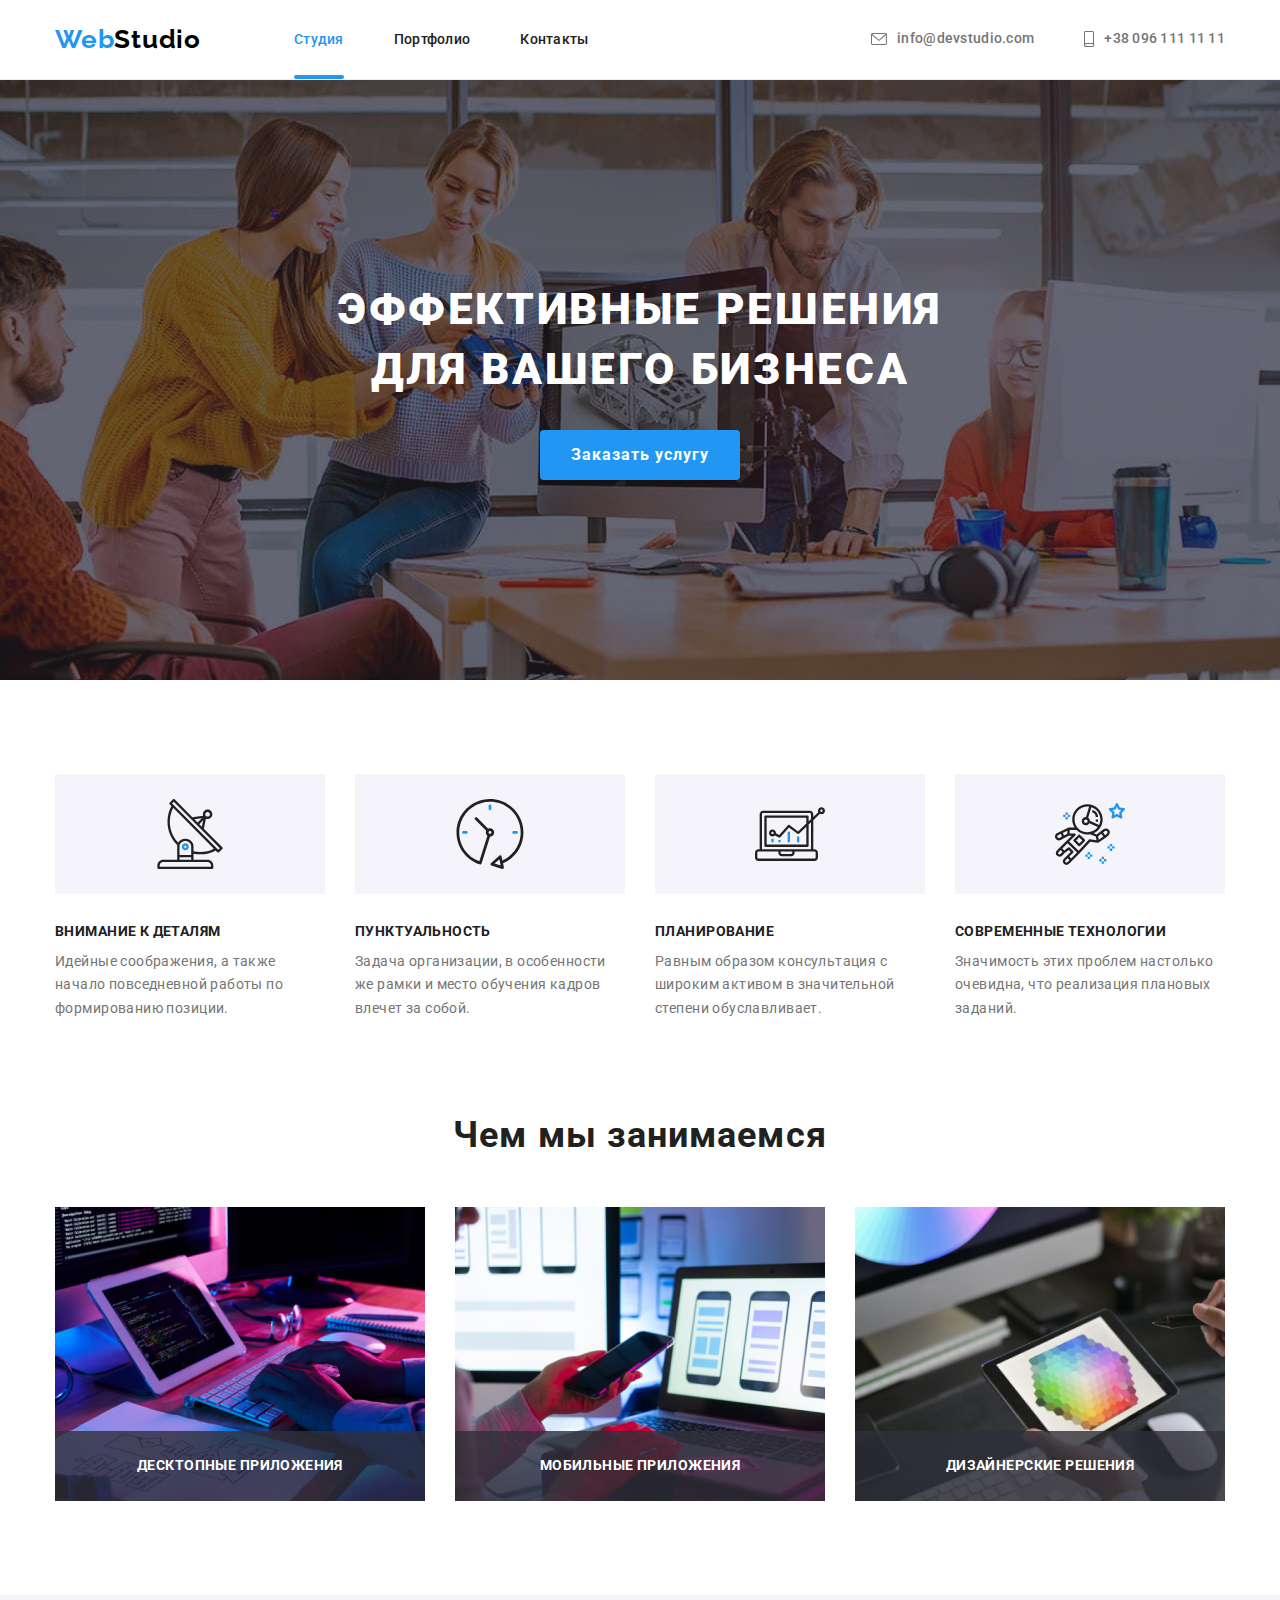
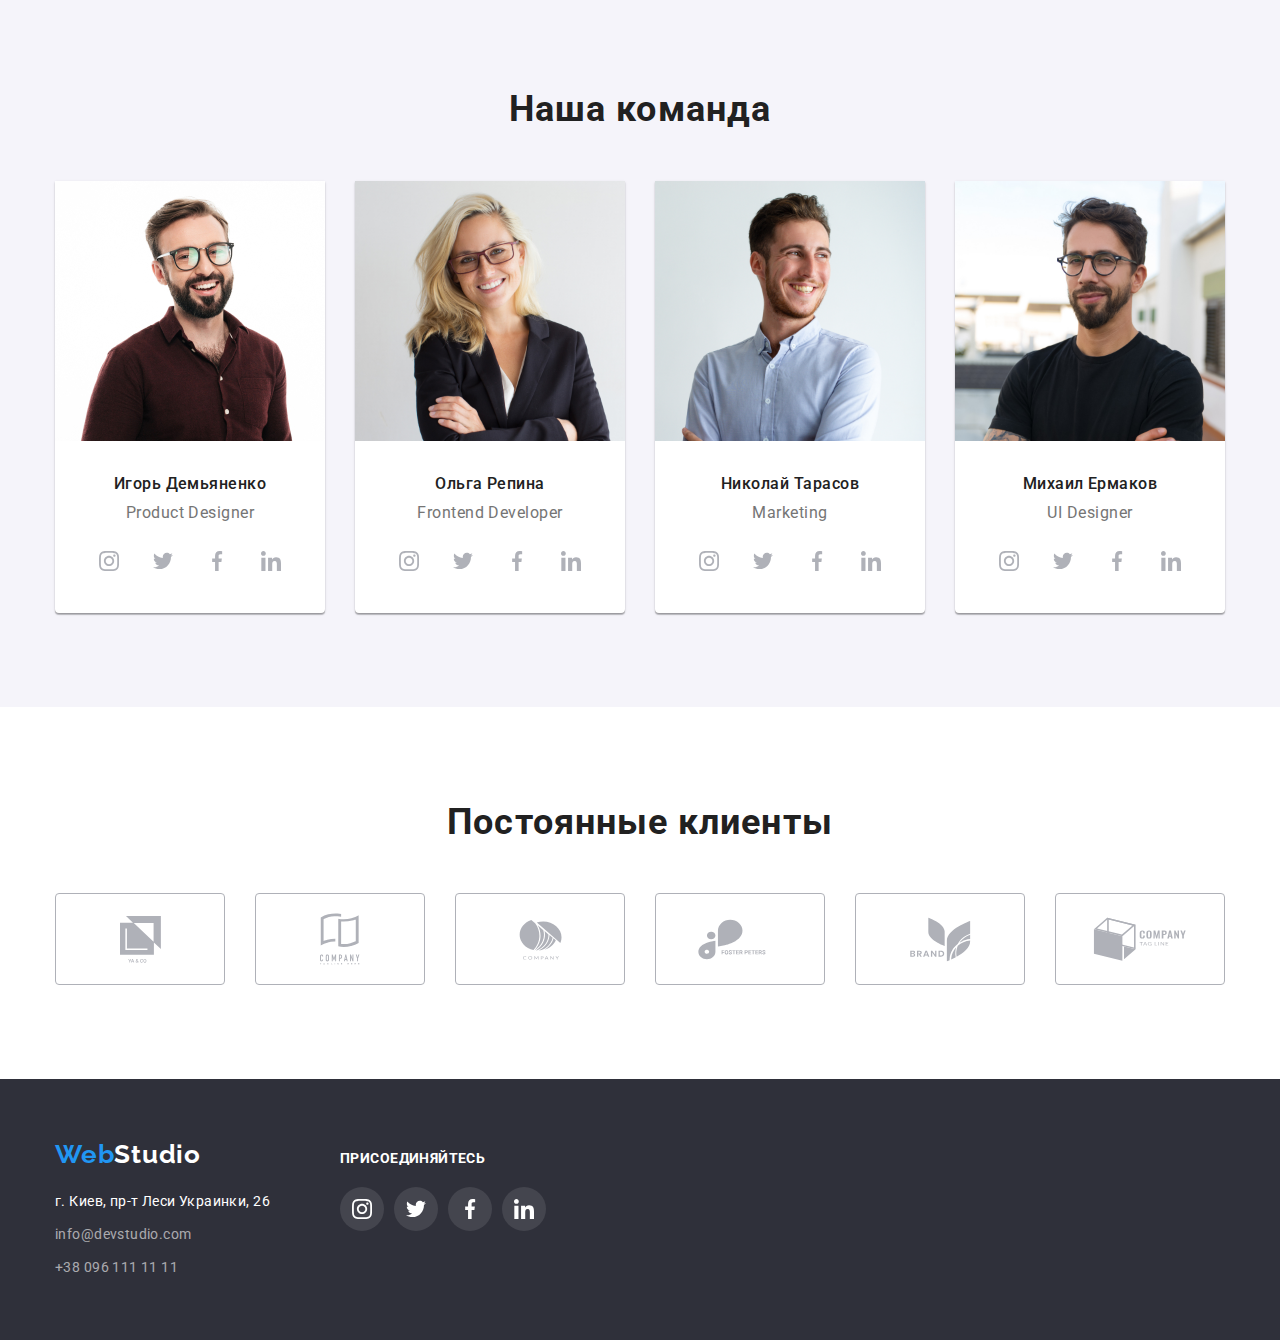
<file: index.html>
<!DOCTYPE html>
<html lang="ru">
  <head>
    <meta charset="UTF-8" />
    <meta http-equiv="X-UA-Compatible" content="IE=edge" />
    <meta name="viewport" content="width=device-width, initial-scale=1.0" />
    <title>Студия</title>
    <link rel="preconnect" href="https://fonts.googleapis.com" />
    <link rel="preconnect" href="https://fonts.gstatic.com" crossorigin />
    <link
      href="https://fonts.googleapis.com/css2?family=Raleway:wght@700&amp;family=Roboto:wght@400;500;700;900&amp;display=swap"
      rel="stylesheet"
    />
    <link
      rel="stylesheet"
      href="https://cdnjs.cloudflare.com/ajax/libs/modern-normalize/1.0.0/modern-normalize.min.css"
    />
    <link rel="stylesheet" href="./css/styles.css" />
  </head>
  <body>
    <!--Шапка сторінки-->
    <header class="header">
      <div class="conteiner header-conteiner">
        <!--Логотип-->
        <a href="index.html" lang="en" class="logo-header link"
          ><span class="logo-item">Web</span>Studio</a
        >
        <nav class="header-nav">
          <!--Навігація сайту-->
          <ul class="nav-menu list">
            <li class="nav-menu-item">
              <a href="./index.html" class="menu-link link current">Студия</a>
            </li>
            <li class="nav-menu-item">
              <a href="./portfolio.html" class="menu-link link">Портфолио</a>
            </li>
            <li class="nav-menu-item">
              <a href="" class="menu-link link">Контакты</a>
            </li>
          </ul>
        </nav>
        <!--телефон і емейл-->
        <ul class="auth-menu list">
          <li>
            <a href="mailto:info@devstudio.com" class="auth-link link" lang="en"
              ><svg class="auth-link-icon" width="16" height="12">
                <use href="./images/icons.svg#envelope"></use>
              </svg>
              info@devstudio.com</a
            >
          </li>
          <li>
            <a href="tel:+380961111111" class="auth-tel link auth-link"
              ><svg class="auth-tel-icon" width="10" height="16">
                <use href="./images/icons.svg#smartphone"></use>
              </svg>
              +38 096 111 11 11</a
            >
          </li>
        </ul>
      </div>
    </header>
    <!--Основний текст сайту-->
    <main>
      <!--герой-->
      <section class="hero">
        <div class="conteiner hero-conteiner">
          <h1 class="hero-title">Эффективные решения для вашего бизнеса</h1>
          <button type="button" class="hero-btn" data-modal-open>Заказать услугу</button>
        </div>
      </section>
      <!--особливості-->
      <section class="features">
        <div class="conteiner">
          <!--Особливості-->
          <ul class="features-menu list">
            <li class="features-item">
              <div class="features-bg">
                <svg class="features-icon" width="70" height="70">
                  <use href="./images/icons.svg#antenna"></use>
                </svg>
              </div>
              <h3 class="features-title">Внимание к деталям</h3>
              <p class="features-text">
                Идейные соображения, а также начало повседневной работы по
                формированию позиции.
              </p>
            </li>
            <li class="features-item">
              <div class="features-bg">
                <svg class="features-icon" width="70" height="70">
                  <use href="./images/icons.svg#clock"></use>
                </svg>
              </div>
              <h3 class="features-title">Пунктуальность</h3>
              <p class="features-text">
                Задача организации, в особенности же рамки и место обучения
                кадров влечет за собой.
              </p>
            </li>
            <li class="features-item">
              <div class="features-bg">
                <svg class="features-icon" width="70" height="70">
                  <use href="./images/icons.svg#diagram"></use>
                </svg>
              </div>
              <h3 class="features-title">Планирование</h3>
              <p class="features-text">
                Равным образом консультация с широким активом в значительной
                степени обуславливает.
              </p>
            </li>
            <li class="features-item">
              <div class="features-bg">
                <svg class="features-icon" width="70" height="70">
                  <use href="./images/icons.svg#astronaut"></use>
                </svg>
              </div>
              <h3 class="features-title">Современные технологии</h3>
              <p class="features-text">
                Значимость этих проблем настолько очевидна, что реализация
                плановых заданий.
              </p>
            </li>
          </ul>
        </div>
      </section>
      <!--Чим ми займаємось-->
      <section class="activity section">
        <div class="conteiner">
          <h2 class="activity-title">Чем мы занимаемся</h2>
          <!--Зображення задач-->
          <ul class="activity-menu list">
            <li class="activity-item">
              <div class="activity-label">
                <p class="activity-text">Десктопные приложения</p>
              </div>
              <img
                class="activity-img"
                src="./images/creating_a_site.jpg"
                alt="создание сайта"
                width="370"
              />
            </li>
            <li class="activity-item">
              <div class="activity-label">
                <p class="activity-text">Мобильные приложения</p>
              </div>
              <img
                class="activity-img"
                src="./images/creating_applications.jpg"
                alt="создание мобильных приложений"
                width="370"
              />
            </li>
            <li class="activity-item">
              <div class="activity-label">
                <p class="activity-text">Дизайнерские решения</p>
              </div>
              <img
                class="activity-img"
                src="./images/design.jpg"
                alt="оформление и дизайн"
                width="370"
              />
            </li>
          </ul>
        </div>
      </section>
      <!--Наша команда-->
      <section class="team section">
        <div class="conteiner">
          <h2 class="team-title">Наша команда</h2>
          <ul class="team-menu list">
            <li class="team-item">
              <img
                src="./images/demyanenko.jpg"
                alt="Игорь Демьяненко"
                width="270"
              />
              <div class="team-block">
                <h3 class="name-title">Игорь Демьяненко</h3>
                <p lang="en" class="name-text">Product Designer</p>
              </div>
              <ul class="team-social-menu list">
                <li class="team-social-item">
                  <a href="" class="team-social-link">
                    <svg class="team-social-icon" width="20" height="20">
                      <use href="./images/icons.svg#instagram"></use>
                    </svg>
                  </a>
                </li>
                <li class="team-social-item">
                  <a href="" class="team-social-link">
                    <svg class="team-social-icon" width="20" height="20">
                      <use href="./images/icons.svg#twitter"></use>
                    </svg>
                  </a>
                </li>
                <li class="team-social-item">
                  <a href="" class="team-social-link">
                    <svg class="team-social-icon" width="20" height="20">
                      <use href="./images/icons.svg#facebook"></use>
                    </svg>
                  </a>
                </li>
                <li class="team-social-item">
                  <a href="" class="team-social-link">
                    <svg class="team-social-icon" width="20" height="20">
                      <use href="./images/icons.svg#linkedin"></use>
                    </svg>
                  </a>
                </li>
              </ul>
            </li>
            <li class="team-item">
              <img src="./images/repina.jpg" alt="Ольга Репина" width="270" />
              <div class="team-block">
                <h3 class="name-title">Ольга Репина</h3>
                <p lang="en" class="name-text">Frontend Developer</p>
              </div>
              <ul class="team-social-menu list">
                <li class="team-social-item">
                  <a href="" class="team-social-link">
                    <svg class="team-social-icon" width="20" height="20">
                      <use href="./images/icons.svg#instagram"></use>
                    </svg>
                  </a>
                </li>
                <li class="team-social-item">
                  <a href="" class="team-social-link">
                    <svg class="team-social-icon" width="20" height="20">
                      <use href="./images/icons.svg#twitter"></use>
                    </svg>
                  </a>
                </li>
                <li class="team-social-item">
                  <a href="" class="team-social-link">
                    <svg class="team-social-icon" width="20" height="20">
                      <use href="./images/icons.svg#facebook"></use>
                    </svg>
                  </a>
                </li>
                <li class="team-social-item">
                  <a href="" class="team-social-link">
                    <svg class="team-social-icon" width="20" height="20">
                      <use href="./images/icons.svg#linkedin"></use>
                    </svg>
                  </a>
                </li>
              </ul>
            </li>
            <li class="team-item">
              <img
                src="./images/tarasov.jpg"
                alt="Николай Тарасов"
                width="270"
              />
              <div class="team-block">
                <h3 class="name-title">Николай Тарасов</h3>
                <p lang="en" class="name-text">Marketing</p>
              </div>
              <ul class="team-social-menu list">
                <li class="team-social-item">
                  <a href="" class="team-social-link">
                    <svg class="team-social-icon" width="20" height="20">
                      <use href="./images/icons.svg#instagram"></use>
                    </svg>
                  </a>
                </li>
                <li class="team-social-item">
                  <a href="" class="team-social-link">
                    <svg class="team-social-icon" width="20" height="20">
                      <use href="./images/icons.svg#twitter"></use>
                    </svg>
                  </a>
                </li>
                <li class="team-social-item">
                  <a href="" class="team-social-link">
                    <svg class="team-social-icon" width="20" height="20">
                      <use href="./images/icons.svg#facebook"></use>
                    </svg>
                  </a>
                </li>
                <li class="team-social-item">
                  <a href="" class="team-social-link">
                    <svg class="team-social-icon" width="20" height="20">
                      <use href="./images/icons.svg#linkedin"></use>
                    </svg>
                  </a>
                </li>
              </ul>
            </li>
            <li class="team-item">
              <img
                src="./images/ermakov.jpg"
                alt="Михаил Ермаков"
                width="270"
              />
              <div class="team-block">
                <h3 class="name-title">Михаил Ермаков</h3>
                <p lang="en" class="name-text">UI Designer</p>
              </div>
              <ul class="team-social-menu list">
                <li class="team-social-item">
                  <a href="" class="team-social-link">
                    <svg class="team-social-icon" width="20" height="20">
                      <use href="./images/icons.svg#instagram"></use>
                    </svg>
                  </a>
                </li>
                <li class="team-social-item">
                  <a href="" class="team-social-link">
                    <svg class="team-social-icon" width="20" height="20">
                      <use href="./images/icons.svg#twitter"></use>
                    </svg>
                  </a>
                </li>
                <li class="team-social-item">
                  <a href="" class="team-social-link">
                    <svg class="team-social-icon" width="20" height="20">
                      <use href="./images/icons.svg#facebook"></use>
                    </svg>
                  </a>
                </li>
                <li class="team-social-item">
                  <a href="" class="team-social-link">
                    <svg class="team-social-icon" width="20" height="20">
                      <use href="./images/icons.svg#linkedin"></use>
                    </svg>
                  </a>
                </li>
              </ul>
            </li>
          </ul>
        </div>
      </section>
      <!-- Постійні клієнти -->
      <section class="clients section">
        <div class="conteiner">
          <h2 class="clients-title">Постоянные клиенты</h2>
          <ul class="clients-menu list">
            <li class="clients-item">
              <a href="" class="clients-link">
                <svg class="clients-icon" width="41" height="47">
                  <use href="./images/icons.svg#company-1"></use>
                </svg>
              </a>
            </li>
            <li class="clients-item">
              <a href="" class="clients-link">
                <svg class="clients-icon" width="40" height="52">
                  <use href="./images/icons.svg#company-2"></use>
                </svg>
              </a>
            </li>
            <li class="clients-item">
              <a href="" class="clients-link">
                <svg class="clients-icon" width="43" height="41">
                  <use href="./images/icons.svg#company-3"></use>
                </svg>
              </a>
            </li>
            <li class="clients-item">
              <a href="" class="clients-link">
                <svg class="clients-icon" width="84" height="41">
                  <use href="./images/icons.svg#company-4"></use>
                </svg>
              </a>
            </li>
            <li class="clients-item">
              <a href="" class="clients-link">
                <svg class="clients-icon" width="63" height="45">
                  <use href="./images/icons.svg#company-5"></use>
                </svg>
              </a>
            </li>
            <li class="clients-item">
              <a href="" class="clients-link">
                <svg class="clients-icon" width="94" height="44">
                  <use href="./images/icons.svg#company-6"></use>
                </svg>
              </a>
            </li>
          </ul>
        </div>
      </section>
    </main>
    <!--Футер-->
    <footer class="footer">
      <div class="conteiner footer-block">
        <div class="footer-address-block">
          <a href="index.html" lang="en" class="logo-footer link"
            ><span class="logo-item">Web</span>Studio</a
          >
          <address class="address">
            <p class="footer-address">г. Киев, пр-т Леси Украинки, 26</p>
            <a
              href="mailto:info@devstudio.com"
              lang="en"
              class="footer-web link"
              >info@devstudio.com</a
            >
            <a href="tel:+380961111111" class="footer-tel link"
              >+38 096 111 11 11</a
            >
          </address>
        </div>
        <div class="footer-social">
          <p class="footer-social-text">присоединяйтесь</p>
          <ul class="footer-social-menu list">
            <li class="footer-social-item">
              <a href="" class="footer-social-link">
                <svg class="footer-social-icon" width="20" height="20">
                  <use href="./images/icons.svg#instagram"></use>
                </svg>
              </a>
            </li>
            <li class="footer-social-item">
              <a href="" class="footer-social-link">
                <svg class="footer-social-icon" width="20" height="20">
                  <use href="./images/icons.svg#twitter"></use>
                </svg>
              </a>
            </li>
            <li class="footer-social-item">
              <a href="" class="footer-social-link">
                <svg class="footer-social-icon" width="20" height="20">
                  <use href="./images/icons.svg#facebook"></use>
                </svg>
              </a>
            </li>
            <li class="footer-social-item">
              <a href="" class="footer-social-link">
                <svg class="footer-social-icon" width="20" height="20">
                  <use href="./images/icons.svg#linkedin"></use>
                </svg>
              </a>
            </li>
          </ul>
        </div>
      </div>
    </footer>
    <div class="backdrop is-hidden" data-modal>
      <div class="modal">
        <button type="button" class="modal-btn" data-modal-close>
          <svg class="modal-close" width="18" height="18">
            <use href="./images/icons.svg#close"></use>
          </svg>
        </button>
      </div>
    </div>
    <script src="./js/modal.js"></script>
  </body>
</html>
</file>
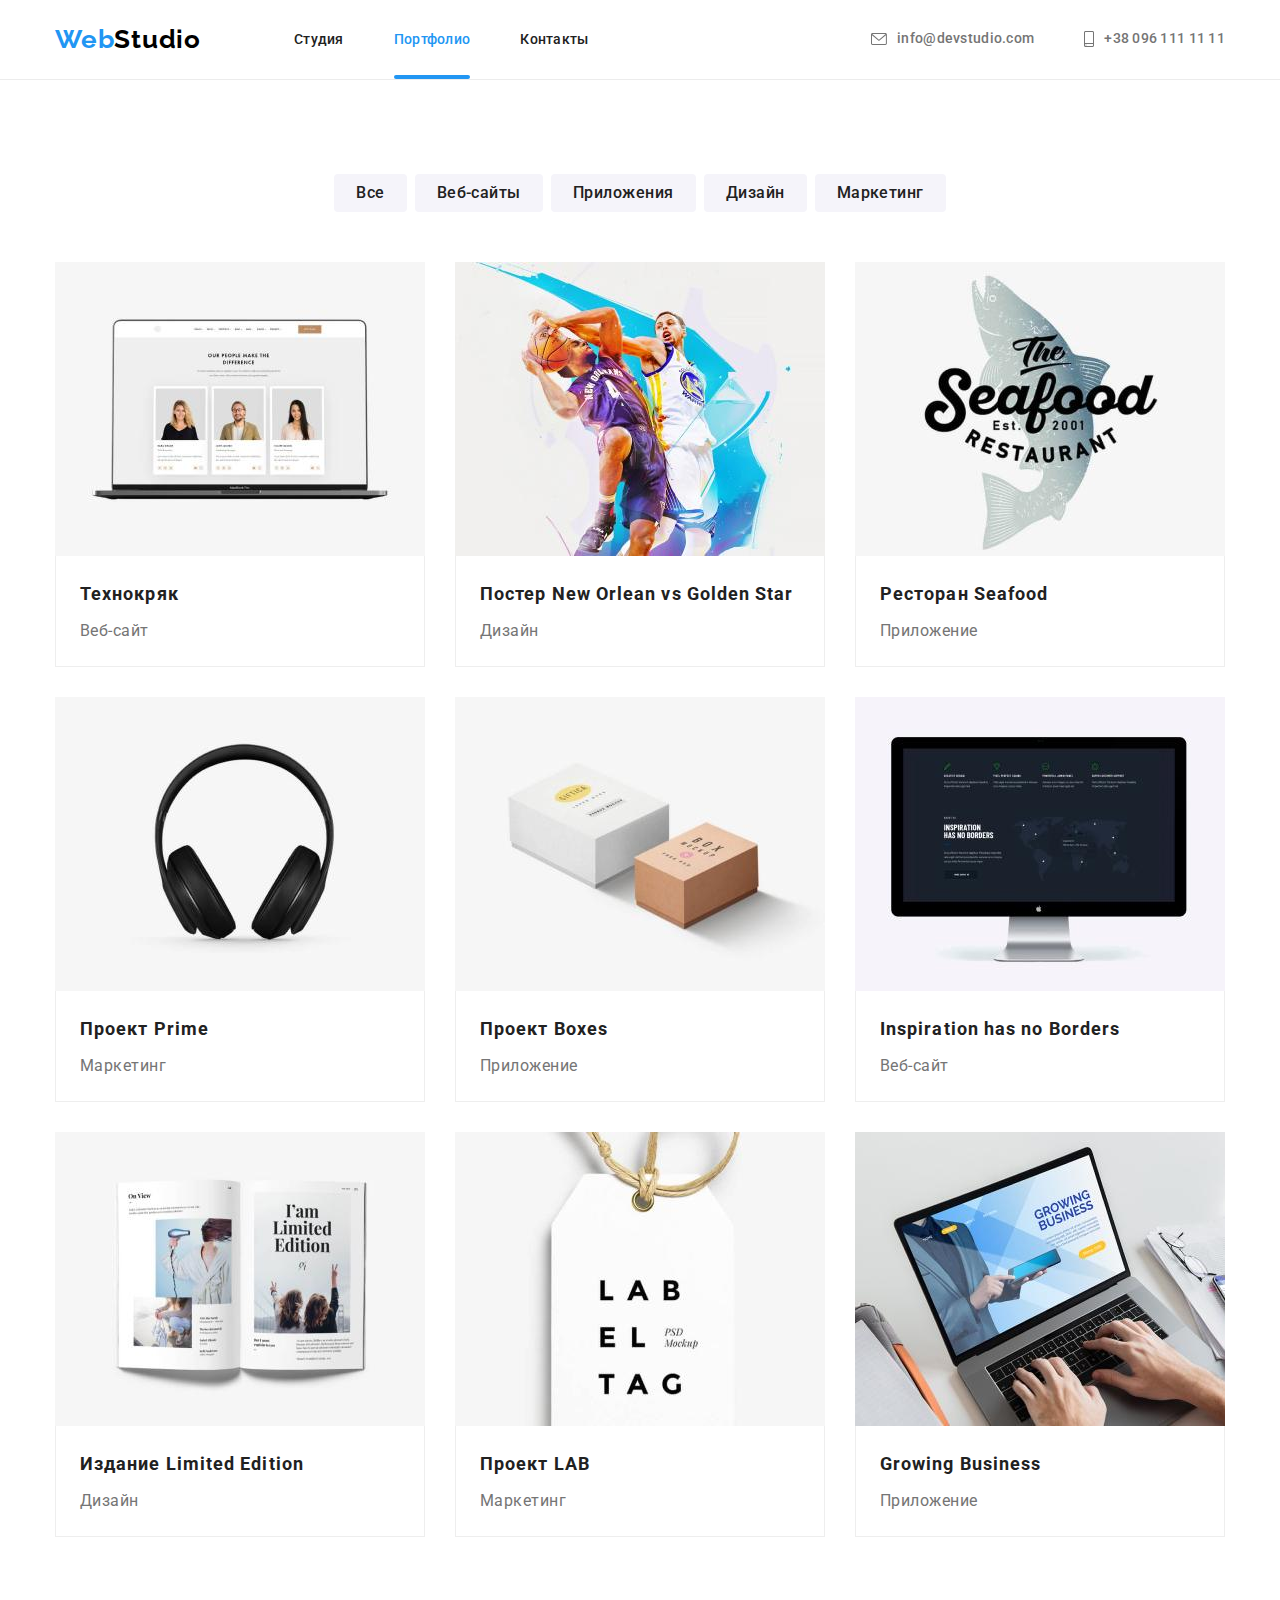
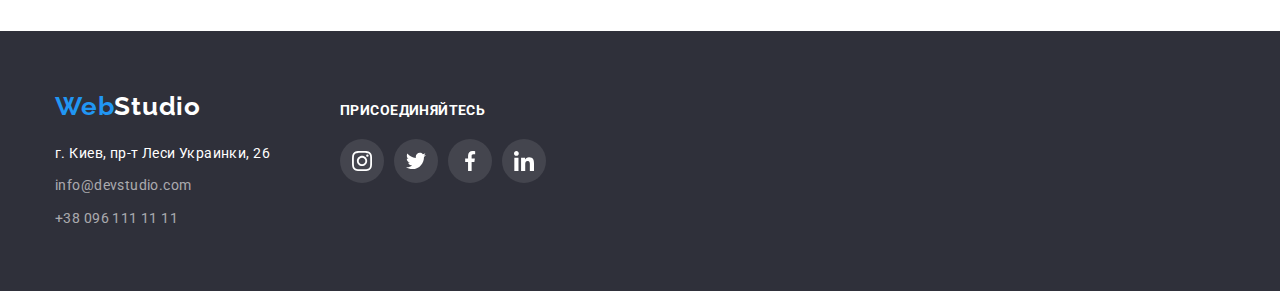
<file: portfolio.html>
<!DOCTYPE html>
<html lang="ru">
  <head>
    <meta charset="UTF-8" />
    <meta http-equiv="X-UA-Compatible" content="IE=edge" />
    <meta name="viewport" content="width=device-width, initial-scale=1.0" />
    <title>Студия</title>
    <link rel="preconnect" href="https://fonts.googleapis.com" />
    <link rel="preconnect" href="https://fonts.gstatic.com" crossorigin />
    <link
      href="https://fonts.googleapis.com/css2?family=Raleway:wght@700&amp;family=Roboto:wght@400;500;700;900&amp;display=swap"
      rel="stylesheet"
    />
    <link
      rel="stylesheet"
      href="https://cdnjs.cloudflare.com/ajax/libs/modern-normalize/1.0.0/modern-normalize.min.css"
    />
    <link rel="stylesheet" href="./css/styles.css" />
  </head>
  <body>
    <!--Шапка сторінки-->
    <header class="header">
      <div class="conteiner header-conteiner">
        <!--Логотип-->
        <a href="index.html" lang="en" class="logo-header link"
          ><span class="logo-item">Web</span>Studio</a
        >
        <nav class="header-nav">
          <!--Навігація сайту-->
          <ul class="nav-menu list">
            <li class="nav-menu-item">
              <a href="./index.html" class="menu-link link">Студия</a>
            </li>
            <li class="nav-menu-item">
              <a href="./portfolio.html" class="menu-link link current"
                >Портфолио</a
              >
            </li>
            <li class="nav-menu-item">
              <a href="" class="menu-link link">Контакты</a>
            </li>
          </ul>
        </nav>
        <!--телефон і емейл-->
        <ul class="auth-menu list">
          <li>
            <a href="mailto:info@devstudio.com" class="auth-link link" lang="en"
              ><svg class="auth-link-icon" width="16" height="12">
                <use href="./images/icons.svg#envelope"></use>
              </svg>
              info@devstudio.com</a
            >
          </li>
          <li>
            <a href="tel:+380961111111" class="auth-tel link auth-link"
              ><svg class="auth-tel-icon" width="10" height="16">
                <use href="./images/icons.svg#smartphone"></use>
              </svg>
              +38 096 111 11 11</a
            >
          </li>
        </ul>
      </div>
    </header>
    <!-- головний контент -->
    <main>
      <section class="portfolio section">
        <div class="conteiner">
          <!-- кнопки -->
          <ul class="portfolio-btn-menu list">
            <li class="potfolio-btn-item">
              <button type="button" class="portfolio-btn">Все</button>
            </li>
            <li class="potfolio-btn-item">
              <button type="button" class="portfolio-btn">Веб-сайты</button>
            </li>
            <li class="potfolio-btn-item">
              <button type="button" class="portfolio-btn">Приложения</button>
            </li>
            <li class="potfolio-btn-item">
              <button type="button" class="portfolio-btn">Дизайн</button>
            </li>
            <li class="potfolio-btn-item">
              <button type="button" class="portfolio-btn">Маркетинг</button>
            </li>
          </ul>
          <!-- список картинок -->
          <ul class="portfolio-img-menu list">
            <li class="portfolio-img-item">
              <a href="" class="portfolio-card link">
                <div class="portfolio-card-block">
                  <img
                    class="portfolio-img"
                    src="./images/notebook.jpg"
                    alt="ноутбук"
                    width="370"
                  />
                  <div class="portfolio-overlay">
                    <p class="portfolio-overlay-text">
                      Технокряк это современная площадка распространения
                      коронавируса. Компании используют эту платформу для
                      цифрового шпионажа и атак на защищённые сервера
                      конкурентов.
                    </p>
                  </div>
                </div>
                <div class="potfolio-img-block">
                  <h3 class="portfolio-img-title">Технокряк</h3>
                  <p class="portfolio-img-text">Веб-сайт</p>
                </div>
              </a>
            </li>
            <li class="portfolio-img-item">
              <a href="" class="portfolio-card link"
                ><div class="portfolio-card-block">
                  <img
                    class="portfolio-img"
                    src="./images/basketball.jpg"
                    alt="баскетбол"
                    width="370"
                  />
                  <div class="portfolio-overlay">
                    <p class="portfolio-overlay-text">
                      Технокряк это современная площадка распространения
                      коронавируса. Компании используют эту платформу для
                      цифрового шпионажа и атак на защищённые сервера
                      конкурентов.
                    </p>
                  </div>
                </div>
                <div class="potfolio-img-block">
                  <h3 class="portfolio-img-title">
                    Постер <span lang="en">New Orlean vs Golden Star</span>
                  </h3>
                  <p class="portfolio-img-text">Дизайн</p>
                </div></a
              >
            </li>
            <li class="portfolio-img-item">
              <a href="" class="portfolio-card link">
                <div class="portfolio-card-block">
                  <img
                    class="portfolio-img"
                    src="./images/restourant.jpg"
                    alt="морепродукты"
                    width="370"
                  />
                  <div class="portfolio-overlay">
                    <p class="portfolio-overlay-text">
                      Технокряк это современная площадка распространения
                      коронавируса. Компании используют эту платформу для
                      цифрового шпионажа и атак на защищённые сервера
                      конкурентов.
                    </p>
                  </div>
                </div>
                <div class="potfolio-img-block">
                  <h3 class="portfolio-img-title">
                    Ресторан <span lang="en">Seafood</span>
                  </h3>
                  <p class="portfolio-img-text">Приложение</p>
                </div>
              </a>
            </li>
            <li class="portfolio-img-item">
              <a href="" class="portfolio-card link"
                ><div class="portfolio-card-block">
                  <img
                    class="portfolio-img"
                    src="./images/earphones.jpg"
                    alt="наушники"
                    width="370"
                  />
                  <div class="portfolio-overlay">
                    <p class="portfolio-overlay-text">
                      Технокряк это современная площадка распространения
                      коронавируса. Компании используют эту платформу для
                      цифрового шпионажа и атак на защищённые сервера
                      конкурентов.
                    </p>
                  </div>
                </div>
                <div class="potfolio-img-block">
                  <h3 class="portfolio-img-title">
                    Проект <span lang="en">Prime</span>
                  </h3>
                  <p class="portfolio-img-text">Маркетинг</p>
                </div></a
              >
            </li>
            <li class="portfolio-img-item">
              <a href="" class="portfolio-card link"
                ><div class="portfolio-card-block">
                  <img
                    class="portfolio-img"
                    src="./images/boxes.jpg"
                    alt="коробки"
                    width="370"
                  />
                  <div class="portfolio-overlay">
                    <p class="portfolio-overlay-text">
                      Технокряк это современная площадка распространения
                      коронавируса. Компании используют эту платформу для
                      цифрового шпионажа и атак на защищённые сервера
                      конкурентов.
                    </p>
                  </div>
                </div>
                <div class="potfolio-img-block">
                  <h3 class="portfolio-img-title">
                    Проект <span lang="en">Boxes</span>
                  </h3>
                  <p class="portfolio-img-text">Приложение</p>
                </div></a
              >
            </li>
            <li class="portfolio-img-item">
              <a href="" class="portfolio-card link"
                ><div class="portfolio-card-block">
                  <img
                    class="portfolio-img"
                    src="./images/monitor.jpg"
                    alt="монитор"
                    width="370"
                  />
                  <div class="portfolio-overlay">
                    <p class="portfolio-overlay-text">
                      Технокряк это современная площадка распространения
                      коронавируса. Компании используют эту платформу для
                      цифрового шпионажа и атак на защищённые сервера
                      конкурентов.
                    </p>
                  </div>
                </div>
                <div class="potfolio-img-block">
                  <h3 class="portfolio-img-title" lang="en">
                    Inspiration has no Borders
                  </h3>
                  <p class="portfolio-img-text">Веб-сайт</p>
                </div></a
              >
            </li>
            <li class="portfolio-img-item">
              <a href="" class="portfolio-card link"
                ><div class="portfolio-card-block">
                  <img
                    class="portfolio-img"
                    src="./images/book.jpg"
                    alt="книга"
                    width="370"
                  />
                  <div class="portfolio-overlay">
                    <p class="portfolio-overlay-text">
                      Технокряк это современная площадка распространения
                      коронавируса. Компании используют эту платформу для
                      цифрового шпионажа и атак на защищённые сервера
                      конкурентов.
                    </p>
                  </div>
                </div>
                <div class="potfolio-img-block">
                  <h3 class="portfolio-img-title">
                    Издание <span lang="en">Limited Edition</span>
                  </h3>
                  <p class="portfolio-img-text">Дизайн</p>
                </div></a
              >
            </li>
            <li class="portfolio-img-item">
              <a href="" class="portfolio-card link">
                <div class="portfolio-card-block">
                  <img
                    class="portfolio-img"
                    src="./images/labeltag.jpg"
                    alt="ярлык"
                    width="370"
                  />
                  <div class="portfolio-overlay">
                    <p class="portfolio-overlay-text">
                      Технокряк это современная площадка распространения
                      коронавируса. Компании используют эту платформу для
                      цифрового шпионажа и атак на защищённые сервера
                      конкурентов.
                    </p>
                  </div>
                </div>
                <div class="potfolio-img-block">
                  <h3 class="portfolio-img-title">
                    Проект <span lang="en">LAB</span>
                  </h3>
                  <p class="portfolio-img-text">Маркетинг</p>
                </div>
              </a>
            </li>
            <li class="portfolio-img-item">
              <a href="" class="portfolio-card link">
                <div class="portfolio-card-block">
                  <img
                    class="portfolio-img"
                    src="./images/business.jpg"
                    alt="бизнес"
                    width="370"
                  />
                  <div class="portfolio-overlay">
                    <p class="portfolio-overlay-text">
                      Технокряк это современная площадка распространения
                      коронавируса. Компании используют эту платформу для
                      цифрового шпионажа и атак на защищённые сервера
                      конкурентов.
                    </p>
                  </div>
                </div>
                <div class="potfolio-img-block">
                  <h3 class="portfolio-img-title" lang="en">
                    Growing Business
                  </h3>
                  <p class="portfolio-img-text">Приложение</p>
                </div>
              </a>
            </li>
          </ul>
        </div>
      </section>
    </main>
    <!-- футер -->
    <footer class="footer">
      <div class="conteiner footer-block">
        <div class="footer-address-block">
          <a href="index.html" lang="en" class="logo-footer link"
            ><span class="logo-item">Web</span>Studio</a
          >
          <address class="address">
            <p class="footer-address">г. Киев, пр-т Леси Украинки, 26</p>
            <a
              href="mailto:info@devstudio.com"
              lang="en"
              class="footer-web link"
              >info@devstudio.com</a
            >
            <a href="tel:+380961111111" class="footer-tel link"
              >+38 096 111 11 11</a
            >
          </address>
        </div>
        <div class="footer-social">
          <p class="footer-social-text">присоединяйтесь</p>
          <ul class="footer-social-menu list">
            <li class="footer-social-item">
              <a href="" class="footer-social-link">
                <svg class="footer-social-icon" width="20" height="20">
                  <use href="./images/icons.svg#instagram"></use>
                </svg>
              </a>
            </li>
            <li class="footer-social-item">
              <a href="" class="footer-social-link">
                <svg class="footer-social-icon" width="20" height="20">
                  <use href="./images/icons.svg#twitter"></use>
                </svg>
              </a>
            </li>
            <li class="footer-social-item">
              <a href="" class="footer-social-link">
                <svg class="footer-social-icon" width="20" height="20">
                  <use href="./images/icons.svg#facebook"></use>
                </svg>
              </a>
            </li>
            <li class="footer-social-item">
              <a href="" class="footer-social-link">
                <svg class="footer-social-icon" width="20" height="20">
                  <use href="./images/icons.svg#linkedin"></use>
                </svg>
              </a>
            </li>
          </ul>
        </div>
      </div>
    </footer>
  </body>
</html>
</file>
<file: css/styles.css>
html {
  box-sizing: border-box;
}

*,
*::before,
*::after {
  box-sizing: inherit;
}

:root {
  --primary-text-color: #757575;
  --primary-title-color: #212121;
  --white-title-color: #ffffff;
  --accent-color: #2196f3;
  --header-text-color: #212121;
  --footer-text-color: rgba(255, 255, 255, 0.6);
  --footer-icon-bg-color: rgba(255, 255, 255, 0.1);
  --background-item-color: #f5f4fa;
  --icons-media-color: #afb1b8;
}

body {
  font-family: 'Roboto', sans-serif;
  color: #212121;
}

h1,
h2,
h3,
h4,
h4,
h5,
p {
  margin: 0;
}

ul {
  margin: 0;
  padding: 0;
}

.list {
  list-style: none;
}

.link {
  text-decoration: none;
}

.conteiner {
  width: 1200px;
  padding-left: 15px;
  padding-right: 15px;
  margin-left: auto;
  margin-right: auto;
}

.section {
  padding-top: 94px;
  padding-bottom: 94px;
}

/* -----------------------header------------------------- */

.header {
  padding-top: 24px;
  padding-bottom: 24px;
  border-bottom: 1px solid #ececec;
}

.header-conteiner {
  display: flex;
  align-items: center;
}

.link.current {
  color: var(--accent-color);
}

.nav-menu {
  display: flex;
}

.nav-menu-item:not(:last-child) {
  margin-right: 50px;
}

.logo-header {
  font-family: Raleway, sans-serif;
  font-style: normal;
  font-weight: 700;
  font-size: 26px;
  line-height: 1.19;
  letter-spacing: 0.03em;
  color: #000000;
  margin-right: 93px;
}

.logo-footer {
  font-family: Raleway, sans-serif;
  font-style: normal;
  font-weight: 700;
  font-size: 26px;
  line-height: 1.19;
  letter-spacing: 0.03em;
  color: #ffffff;
}

.logo-item {
  color: #2196f3;
}

.menu-link {
  position: relative;
  font-weight: 500;
  font-size: 14px;
  line-height: 1.14;
  letter-spacing: 0.02em;
  color: var(--header-text-color);
  transition-property: color;
  transition-duration: 250ms;
  transition-timing-function: cubic-bezier(0.4, 0, 0.2, 1);
}

.current.menu-link::after {
  position: absolute;
  content: '';
  display: block;
  width: 100%;
  height: 4px;
  border-radius: 2px;
  background-color: var(--accent-color);
  bottom: -31.4px;
}

.menu-link:hover,
.menu-link:focus {
  color: var(--accent-color);
}

.auth-menu {
  display: flex;
  margin-left: auto;
}

.auth-link {
  font-weight: 500;
  font-size: 14px;
  line-height: 1.14;
  letter-spacing: 0.02em;
  color: var(--primary-text-color);
  display: flex;
  align-items: center;
  transition-property: color;
  transition-duration: 250ms;
  transition-timing-function: cubic-bezier(0.4, 0, 0.2, 1);
}

.auth-tel {
  margin-left: 50px;
}

.auth-link:hover,
.auth-link:focus {
  color: var(--accent-color);
}

.auth-link-icon {
  margin-right: 10px;
  fill: currentColor;
}

.auth-tel-icon {
  margin-right: 10px;
  fill: currentColor;
}

/* --------------------hero----------------------- */

.hero {
  background-image: linear-gradient(
      rgba(47, 48, 58, 0.4),
      rgba(47, 48, 58, 0.4)
    ),
    url(../images/hero-bg.jpg);
  max-width: 1600px;
  background-repeat: no-repeat;
  background-size: cover;
  background-position: center;
  margin-left: auto;
  margin-right: auto;
}

.hero-conteiner {
  padding-top: 200px;
  padding-bottom: 200px;
}

.hero-title {
  font-weight: 900;
  font-size: 44px;
  line-height: 1.36;
  letter-spacing: 0.06em;
  text-transform: uppercase;
  color: var(--white-title-color);
  width: 696px;
  text-align: center;
  margin-left: auto;
  margin-right: auto;
}

.hero-btn {
  display: block;
  font-family: inherit;
  font-weight: bold;
  font-size: 16px;
  line-height: 1.87;
  letter-spacing: 0.06em;
  color: var(--white-title-color);
  cursor: pointer;
  background: #2196f3;
  box-shadow: 0px 4px 4px rgba(0, 0, 0, 0.15);
  margin-left: auto;
  margin-right: auto;
  margin-top: 30px;
  min-width: 200px;
  height: 50px;
  border-radius: 4px;
  border-style: none;
  transition-property: background-color;
  transition-duration: 250ms;
  transition-timing-function: cubic-bezier(0.4, 0, 0.2, 1);
}

.hero-btn:hover,
.hero-btn:focus {
  background-color: #188ce8;
}

/* --------------------features----------------------- */

.features-bg {
  width: 270px;
  height: 120px;
  padding: 25px 100px;
  background-color: var(--background-item-color);
  margin-bottom: 30px;
}

.features {
  padding-top: 94px;
}

.features-menu {
  display: flex;
  justify-content: space-between;
}

.features-item {
  width: 270px;
}

.features-title {
  display: block;
  font-weight: 700;
  font-size: 14px;
  line-height: 1.14;
  letter-spacing: 0.03em;
  text-transform: uppercase;
  color: var(--primary-title-color);
  margin-bottom: 10px;
}

.features-text {
  font-size: 14px;
  line-height: 1.71;
  letter-spacing: 0.03em;
  color: var(--primary-text-color);
}

/* --------------------activity----------------------- */

.activity-title {
  display: block;
  font-weight: bold;
  font-size: 36px;
  line-height: 1.16;
  letter-spacing: 0.03em;
  color: var(--primary-title-color);
  text-align: center;
  margin-bottom: 50px;
}

.activity-menu {
  display: flex;
  justify-content: space-between;
}

.activity-item {
  position: relative;
}

.activity-label {
  position: absolute;
  width: 100%;
  height: 70px;
  bottom: 0;
}

.activity-text {
  background: rgba(47, 48, 58, 0.8);
  font-weight: 700;
  font-size: 14px;
  line-height: 1.14;
  text-align: center;
  letter-spacing: 0.03em;
  text-transform: uppercase;
  color: var(--white-title-color);
  padding-top: 27px;
  padding-bottom: 27px;
}

.activity-img {
  display: block;
}

/* --------------------team----------------------- */

.team {
  background-color: var(--background-item-color);
  margin-left: auto;
  margin-right: auto;
}

.team-title {
  display: block;
  font-weight: bold;
  font-size: 36px;
  line-height: 1.16;
  letter-spacing: 0.03em;
  color: var(--primary-title-color);
  text-align: center;
  margin-bottom: 50px;
}

.team-menu {
  display: flex;
  justify-content: space-between;
}

.team-item {
  background: #ffffff;
  box-shadow: 0px 1px 3px rgba(0, 0, 0, 0.12), 0px 1px 1px rgba(0, 0, 0, 0.14),
    0px 2px 1px rgba(0, 0, 0, 0.2);
  border-radius: 0px 0px 4px 4px;
}

.team-block {
  padding-top: 30px;
  padding-bottom: 16px;
}

.name-title {
  display: block;
  font-weight: 500;
  font-size: 16px;
  line-height: 1.18;
  letter-spacing: 0.03em;
  color: var(--primary-title-color);
  text-align: center;
  margin-bottom: 10px;
}

.name-text {
  display: block;
  font-size: 16px;
  line-height: 1.18;
  letter-spacing: 0.03em;
  color: var(--primary-text-color);
  text-align: center;
}

.team-social-menu {
  display: flex;
  padding: 0px 32px 30px 32px;
  justify-content: space-between;
}

.team-social-link {
  display: flex;
  justify-content: center;
  align-items: center;
  width: 44px;
  height: 44px;
  border-radius: 50%;
  background-color: var(--white-title-color);
  color: var(--icons-media-color);
  transition-property: background-color, color;
  transition-duration: 250ms;
  transition-timing-function: cubic-bezier(0.4, 0, 0.2, 1);
}

.team-social-link:hover,
.team-social-link:focus {
  background-color: var(--accent-color);
  color: var(--white-title-color);
}

.team-social-icon {
  background-repeat: no-repeat;
  background-position: center;
  background-size: cover;
  fill: currentColor;
}

/* --------------------clients----------------------- */

.clients-title {
  font-weight: 700;
  font-size: 36px;
  line-height: 1.17;
  text-align: center;
  letter-spacing: 0.03em;
  color: var(--header-text-color);
  margin-bottom: 50px;
}

.clients-menu {
  display: flex;
  justify-content: space-between;
}

.clients-link {
  display: flex;
  justify-content: center;
  align-items: center;
  width: 170px;
  height: 92px;
  border: 1px solid var(--icons-media-color);
  color: var(--icons-media-color);
  border-radius: 4px;
  transition-property: border, color;
  transition-duration: 250ms;
  transition-timing-function: cubic-bezier(0.4, 0, 0.2, 1);
}

.clients-link:hover,
.clients-link:focus {
  border: 1px solid var(--accent-color);
  color: var(--accent-color);
}

.clients-icon {
  background-repeat: no-repeat;
  background-position: center;
  background-size: cover;
  fill: currentColor;
}

/* -------------------portfolio---------------------- */

.portfolio-btn-menu {
  display: flex;
  justify-content: center;
  margin-bottom: 50px;
}

.potfolio-btn-item:not(:last-child) {
  margin-right: 8px;
}

.portfolio-img-menu {
  display: flex;
  flex-wrap: wrap;
  margin: -15px;
}

.potfolio-img-block {
  border-left: 1px solid #eeeeee;
  border-bottom: 1px solid #eeeeee;
  border-right: 1px solid #eeeeee;
  padding: 20px 24px;
}

.portfolio-img-item {
  margin: 15px;
  flex-basis: calc((100% - 3 * 30px) / 3);
}

.portfolio-btn {
  font-family: inherit;
  font-style: normal;
  font-weight: 500;
  font-size: 16px;
  line-height: 1.62;
  letter-spacing: 0.03em;
  color: var(--primary-title-color);
  background-color: var(--background-item-color);
  cursor: pointer;
  border-radius: 4px;
  border: none;
  padding: 6px 22px;
  transition-property: background-color, color, box-shadow;
  transition-duration: 250ms;
  transition-timing-function: cubic-bezier(0.4, 0, 0.2, 1);
}

.portfolio-btn:hover,
.portfolio-btn:focus {
  color: var(--white-title-color);
  background-color: var(--accent-color);
  box-shadow: 0px 3px 1px rgba(0, 0, 0, 0.1), 0px 1px 2px rgba(0, 0, 0, 0.08),
    0px 2px 2px rgba(0, 0, 0, 0.12);
  border-radius: 4px;
}

.portfolio-card {
  display: block;
  transition: box-shadow 250ms cubic-bezier(0.4, 0, 0.2, 1);
}

.portfolio-card:hover,
.portfolio-card:focus {
  box-shadow: 0px 1px 1px rgba(0, 0, 0, 0.12), 0px 4px 4px rgba(0, 0, 0, 0.06),
    1px 4px 6px rgba(0, 0, 0, 0.16);
}

.portfolio-card:hover .portfolio-overlay,
.portfolio-card:focus .portfolio-overlay {
  box-shadow: 0px 1px 1px rgba(0, 0, 0, 0.12), 0px 4px 4px rgba(0, 0, 0, 0.06),
    1px 4px 6px rgba(0, 0, 0, 0.16);
  transform: translateY(0);
}

.portfolio-img {
  display: block;
}

.portfolio-card-block {
  position: relative;
  overflow: hidden;
}

.portfolio-overlay {
  position: absolute;
  top: 0;
  left: 0;
  background: rgba(33, 150, 243, 0.9);
  height: 100%;
  width: 100%;
  padding: 63px 24px;
  transform: translateY(101%);
  transition: transform 250ms cubic-bezier(0.4, 0, 0.2, 1);
}

.portfolio-overlay-text {
  font-weight: 400;
  font-size: 18px;
  line-height: 1.56;
  letter-spacing: 0.03em;
  color: var(--white-title-color);
}

.portfolio-img-title {
  display: block;
  font-weight: bold;
  font-size: 18px;
  line-height: 2;
  letter-spacing: 0.06em;
  color: var(--primary-title-color);
  margin-bottom: 4px;
}

.portfolio-img-text {
  display: block;
  font-size: 16px;
  line-height: 1.87;
  letter-spacing: 0.03em;
  color: var(--primary-text-color);
}

/* --------------------footer----------------------- */

.footer {
  background-color: #2f303a;
  padding-top: 60px;
  padding-bottom: 60px;
  margin-left: auto;
  margin-right: auto;
}

.footer-block {
  display: flex;
}

.footer-address {
  font-style: normal;
  font-weight: normal;
  font-size: 14px;
  line-height: 1.71;
  letter-spacing: 0.03em;
  color: var(--white-title-color);
  margin-top: 20px;
}

.footer-web {
  display: block;
  font-style: normal;
  font-weight: normal;
  font-size: 14px;
  line-height: 1.71;
  letter-spacing: 0.03em;
  color: var(--footer-text-color);
  margin-top: 9px;
  margin-bottom: 9px;
  transition-property: color;
  transition-duration: 250ms;
  transition-timing-function: cubic-bezier(0.4, 0, 0.2, 1);
}

.footer-web:hover,
.footer-web:focus {
  color: var(--accent-color);
}

.footer-tel {
  display: block;
  font-style: normal;
  font-weight: normal;
  font-size: 14px;
  line-height: 1.71;
  letter-spacing: 0.03em;
  color: var(--footer-text-color);
  transition-property: color;
  transition-duration: 250ms;
  transition-timing-function: cubic-bezier(0.4, 0, 0.2, 1);
}

.footer-tel:hover,
.footer-tel:focus {
  color: var(--accent-color);
}

.footer-social {
  width: 206px;
  margin: 12px auto 40px 70px;
}

.footer-social-text {
  font-weight: 700;
  font-size: 14px;
  line-height: 1.14;
  letter-spacing: 0.03em;
  text-transform: uppercase;
  color: var(--white-title-color);
  margin-bottom: 20px;
}

.footer-social-menu {
  display: flex;
  justify-content: space-between;
}

.footer-social-link {
  display: flex;
  justify-content: center;
  align-items: center;
  width: 44px;
  height: 44px;
  border-radius: 50%;
  background-color: var(--footer-icon-bg-color);
  color: var(--white-title-color);
  transition-property: background-color;
  transition-duration: 250ms;
  transition-timing-function: cubic-bezier(0.4, 0, 0.2, 1);
}

.footer-social-link:hover,
.footer-social-link:focus {
  background-color: var(--accent-color);
}

.footer-social-icon {
  background-repeat: no-repeat;
  background-position: center;
  background-size: cover;
  fill: currentColor;
}

/* --------------------backdrop----------------------- */

.backdrop {
  width: 100vw;
  height: 100vh;
  background: rgba(0, 0, 0, 0.2);
  position: fixed;
  top: 0;
  transition: opacity 250ms cubic-bezier(0.4, 0, 0.2, 1),
    visibility 250ms cubic-bezier(0.4, 0, 0.2, 1);
}

.backdrop.is-hidden {
  visibility: hidden;
  opacity: 0;
  pointer-events: none;
}

.modal {
  position: absolute;
  width: 528px;
  min-height: 581px;
  background-color: var(--white-title-color);
  box-shadow: 0px 1px 3px rgba(0, 0, 0, 0.12), 0px 1px 1px rgba(0, 0, 0, 0.14),
    0px 2px 1px rgba(0, 0, 0, 0.2);
  border-radius: 4px;
  top: 50%;
  left: 50%;
  transform: translate(-50%, -50%);
}

.modal-btn {
  position: absolute;
  border: 1px solid rgba(0, 0, 0, 0.1);
  background-color: transparent;
  width: 30px;
  height: 30px;
  border-radius: 50%;
  top: 8px;
  right: 8px;
  display: flex;
  align-items: center;
  justify-content: center;
  cursor: pointer;
}
</file>
